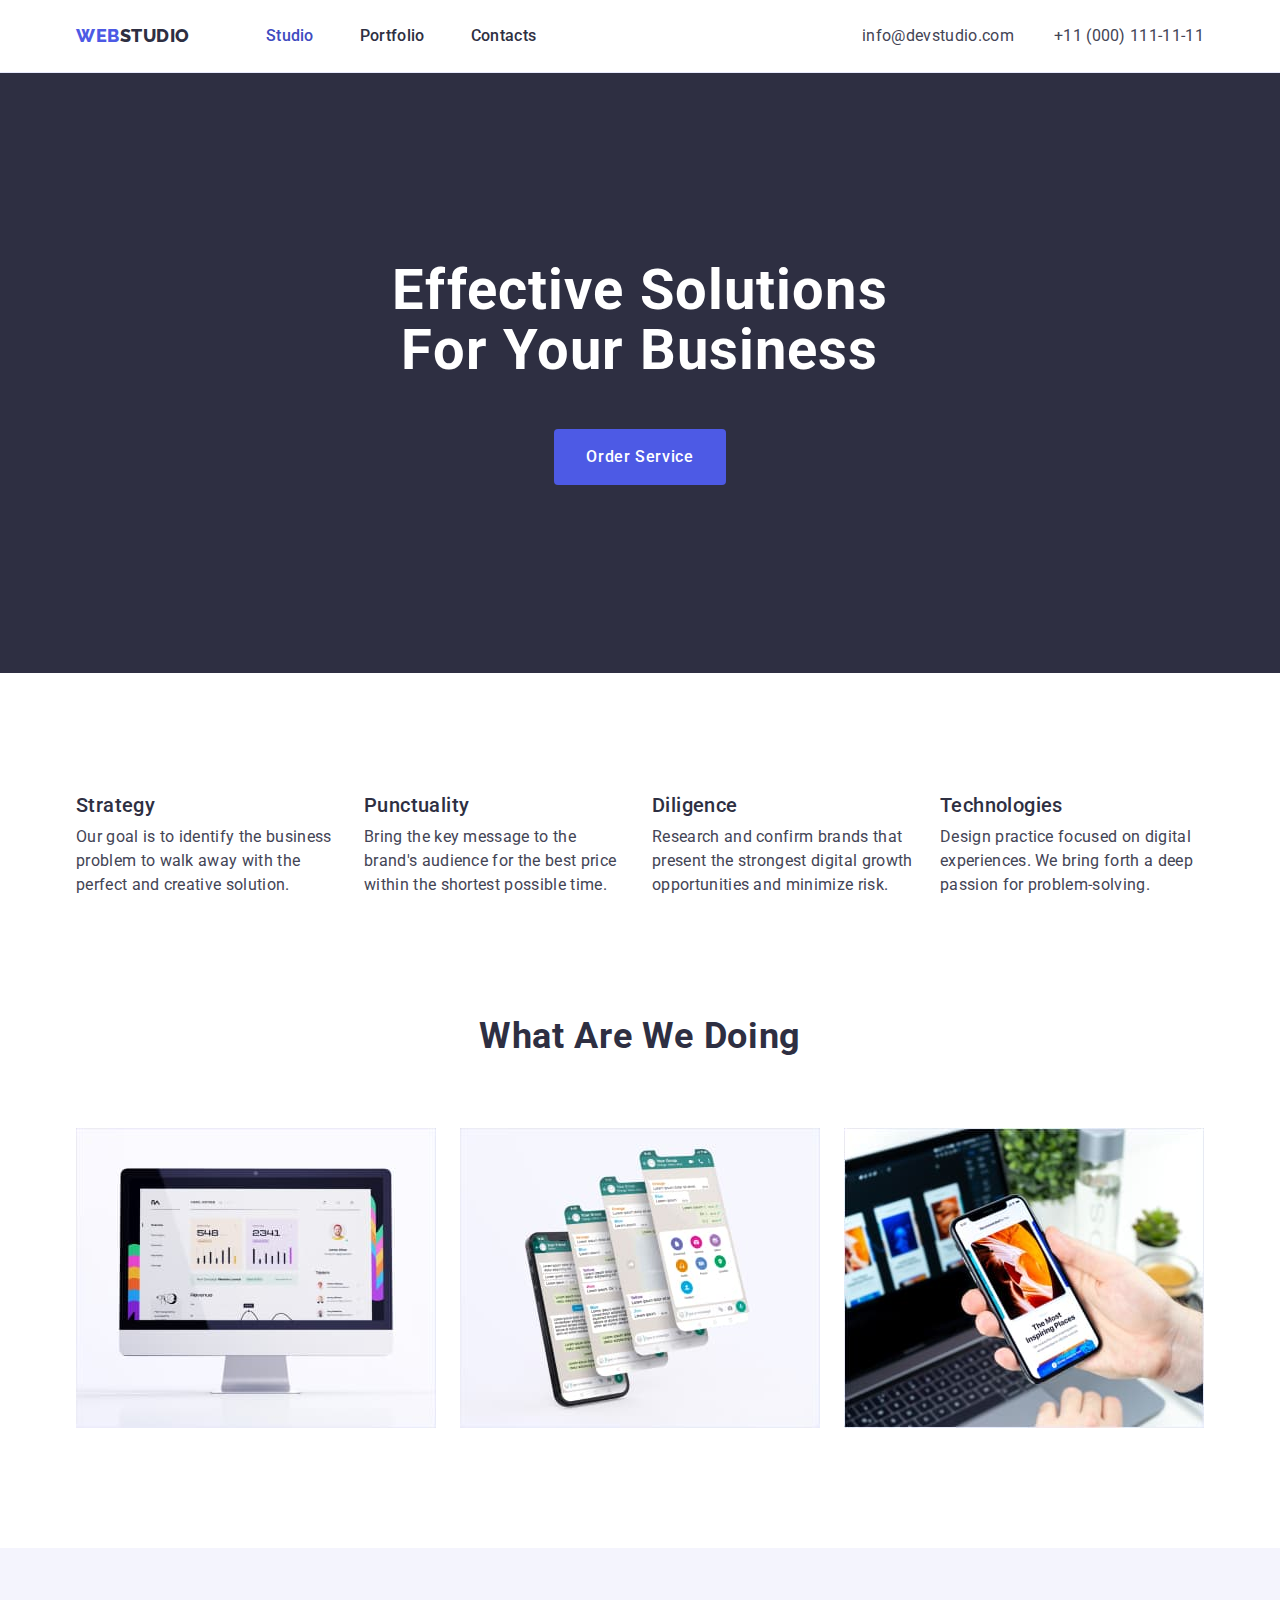
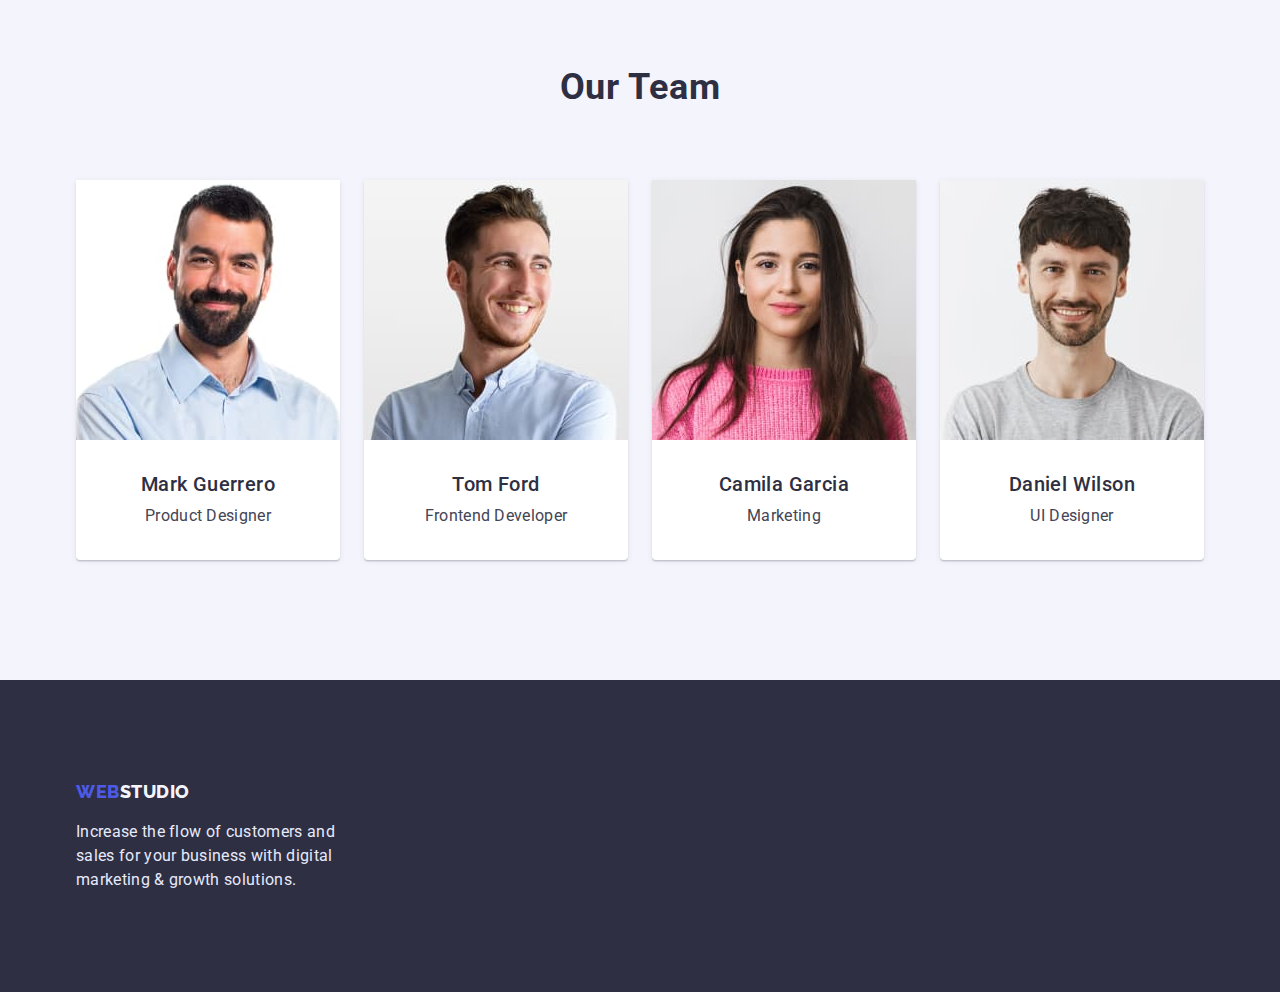
<file: index.html>
<!DOCTYPE html>
<html lang="en">
  <head>
    <meta charset="UTF-8" />
    <meta http-equiv="X-UA-Compatible" content="IE=edge" />
    <meta name="viewport" content="width=device-width, initial-scale=1.0" />
    <title>WebStudio</title>
    <link
      rel="stylesheet"
      href="https://cdn.jsdelivr.net/npm/modern-normalize@1.1.0/modern-normalize.min.css"
    />
    <link rel="preconnect" href="https://fonts.googleapis.com" />
    <link rel="preconnect" href="https://fonts.gstatic.com" crossorigin />
    <link
      href="https://fonts.googleapis.com/css2?family=Raleway:wght@800&family=Roboto:wght@400;500;700&display=swap"
      rel="stylesheet"
    />
    <link rel="stylesheet" href="./css/styles.css" />
  </head>
  <body>
    <!-- Header -->
    <header class="page-header">
      <div class="container page-header-container">
        <nav class="page-nav">
          <a class="logo link" href="./index.html"
            >Web<span class="logo-header">Studio</span></a
          >
          <ul class="menu list">
            <li class="menu-item">
              <a class="menu-link link current" href="./index.html">Studio</a>
            </li>
            <li class="menu-item">
              <a class="menu-link link" href="./portfolio.html">Portfolio</a>
            </li>
            <li class="menu-item">
              <a class="menu-link link" href="#">Contacts</a>
            </li>
          </ul>
        </nav>
        <address>
          <ul class="contact-nav list">
            <li class="contact-info">
              <a class="contact-link link" href="mailto:info@devstudio.com"
                >info@devstudio.com</a
              >
            </li>
            <li class="contact-info">
              <a class="contact-link link" href="tel:+11(000)111-11-11"
                >+11 (000) 111-11-11</a
              >
            </li>
          </ul>
        </address>
      </div>
    </header>

    <main>
      <!-- Hero -->
      <section class="hero section bg-dark">
        <div class="container">
          <h1 class="hero-title">Effective Solutions for Your Business</h1>
          <button class="btn" type="button">Order Service</button>
        </div>
      </section>
      <!-- Our features -->
      <section class="section features">
        <div class="container">
          <h2 hidden>Our features</h2>
          <ul class="features-list list">
            <li class="features-item">
              <h3 class="section-subtitle">Strategy</h3>
              <p class="section-description">
                Our goal is to identify the business problem to walk away with
                the perfect and creative solution.
              </p>
            </li>
            <li class="features-item">
              <h3 class="section-subtitle">Punctuality</h3>
              <p class="section-description">
                Bring the key message to the brand's audience for the best price
                within the shortest possible time.
              </p>
            </li>
            <li class="features-item">
              <h3 class="section-subtitle">Diligence</h3>
              <p class="section-description">
                Research and confirm brands that present the strongest digital
                growth opportunities and minimize risk.
              </p>
            </li>
            <li class="features-item">
              <h3 class="section-subtitle">Technologies</h3>
              <p class="section-description">
                Design practice focused on digital experiences. We bring forth a
                deep passion for problem-solving.
              </p>
            </li>
          </ul>
        </div>
      </section>
      <!-- What are we doing -->
      <section class="section">
        <div class="container">
          <h2 class="section-title">What are we doing</h2>
          <ul class="activities list">
            <li>
              <img
                src="./images/about/about-1.jpg"
                alt="Computer"
                width="360"
              />
            </li>
            <li>
              <img
                src="./images/about/about-2.jpg"
                alt="Phone Aplication"
                width="360"
              />
            </li>
            <li>
              <img src="./images/about/about-3.jpg" alt="Phone" width="360" />
            </li>
          </ul>
        </div>
      </section>
      <!-- Our team -->
      <section class="section bg-light">
        <div class="container">
          <h2 class="section-title">Our Team</h2>
          <ul class="team list">
            <li class="team-card">
              <img
                src="./images/team/team-1.jpg"
                alt="Product Designer"
                width="264"
              />
              <div class="team-card-content">
                <h3 class="section-subtitle">Mark Guerrero</h3>
                <p class="section-description">Product Designer</p>
              </div>
            </li>
            <li class="team-card">
              <img
                src="./images/team/team-2.jpg"
                alt="Frontend Developer"
                width="264"
              />
              <div class="team-card-content">
                <h3 class="section-subtitle">Tom Ford</h3>
                <p class="section-description">Frontend Developer</p>
              </div>
            </li>
            <li class="team-card">
              <img src="./images/team/team-3.jpg" alt="Marketing" width="264" />
              <div class="team-card-content">
                <h3 class="section-subtitle">Camila Garcia</h3>
                <p class="section-description">Marketing</p>
              </div>
            </li>
            <li class="team-card">
              <img
                src="./images/team/team-4.jpg"
                alt="UI Designer"
                width="264"
              />
              <div class="team-card-content">
                <h3 class="section-subtitle">Daniel Wilson</h3>
                <p class="section-description">UI Designer</p>
              </div>
            </li>
          </ul>
        </div>
      </section>
    </main>
    <!-- Footer -->
    <footer class="footer bg-dark">
      <div class="container">
        <a class="logo link" href="./index.html"
          >Web<span class="logo-footer">Studio</span></a
        >
        <p class="footer-description">
          Increase the flow of customers and sales for your business with
          digital marketing & growth solutions.
        </p>
      </div>
    </footer>
  </body>
</html>
</file>
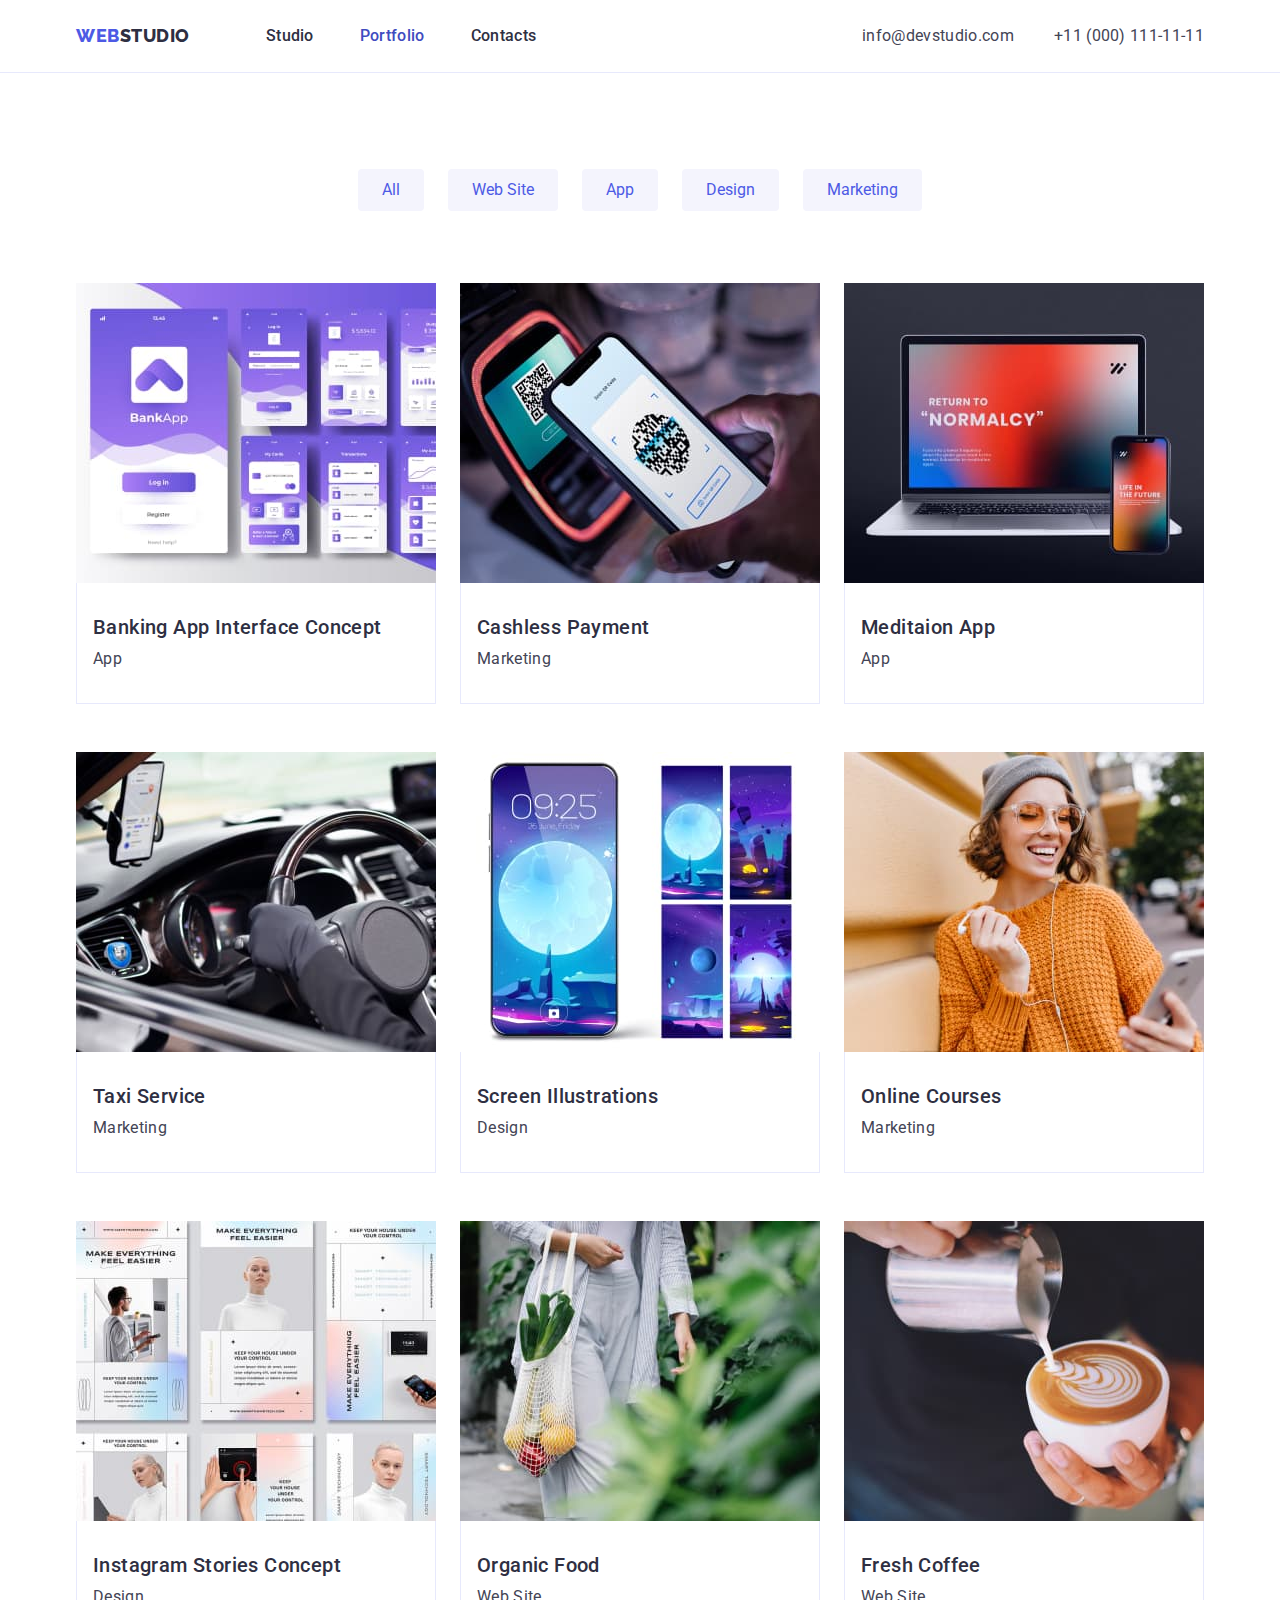
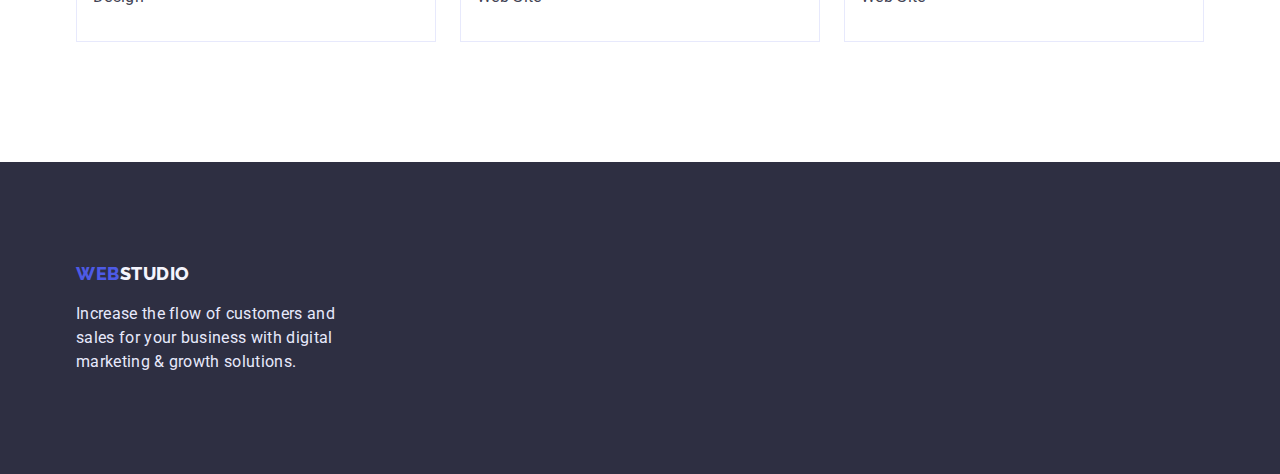
<file: portfolio.html>
<!DOCTYPE html>
<html lang="en">
  <head>
    <meta charset="UTF-8" />
    <meta http-equiv="X-UA-Compatible" content="IE=edge" />
    <meta name="viewport" content="width=device-width, initial-scale=1.0" />
    <title>Portfolio</title>
    <link rel="stylesheet" href="https://cdn.jsdelivr.net/npm/modern-normalize@1.1.0/modern-normalize.min.css">
    <link rel="preconnect" href="https://fonts.googleapis.com" />
    <link rel="preconnect" href="https://fonts.gstatic.com" crossorigin />
    <link
      href="https://fonts.googleapis.com/css2?family=Raleway:wght@800&family=Roboto:wght@400;500;700&display=swap"
      rel="stylesheet"
    />
    <link rel="stylesheet" href="./css/styles.css" />
  </head>
  <body>
    <!-- Header -->
    <header class="page-header">
      <div class="container page-header-container">
           <nav class="page-nav">
        <a class="logo link" href="./index.html"
          >Web<span class="logo-header">Studio</span></a
        >
        <ul class="menu list">
          <li class="menu-item">
            <a class="menu-link link" href="./index.html">Studio</a>
          </li>
          <li class="menu-item">
            <a class="menu-link link current" href="./portfolio.html"
              >Portfolio</a
            >
          </li>
          <li class="menu-item">
            <a class="menu-link link" href="#">Contacts</a>
          </li>
        </ul>
      </nav>
      <address>
        <ul class="contact-nav list">
          <li class="contact-info">
            <a class="contact-link link" href="mailto:info@devstudio.com"
              >info@devstudio.com</a
            >
          </li>
          <li class="contact-info">
            <a class="contact-link link" href="tel:+11(000)111-11-11"
              >+11 (000) 111-11-11</a
            >
          </li>
        </ul>
      </address>
      </div>
    </header>
    <!-- Main -->
    <main>
      <section class="portfolio section">
        <div class="container">
          <h1 hidden>Projects</h1>
        <ul class="filters-list list">
          <li><button class="btn-filter" type="button">All</button></li>
          <li><button class="btn-filter" type="button">Web Site</button></li>
          <li><button class="btn-filter" type="button">App</button></li>
          <li><button class="btn-filter" type="button">Design</button></li>
          <li><button class="btn-filter" type="button">Marketing</button></li>
        </ul>
        <ul class="projects-list list">
          <li class="project-card">
            <img
              src="./images/projects/project-1.jpg"
              alt="Banking App Interface Concept"
              width="360"
            />
            <div class="portfolio-card-content">
              <h2 class="section-subtitle">Banking App Interface Concept</h2>
            <p class="section-description">App</p>
            </div>
            
          </li>
          <li class="project-card">
            <img
              src="./images/projects/project-2.jpg"
              alt="Cashless Payment"
              width="360"
            />
            <div class="portfolio-card-content">
              <h3 class="section-subtitle">Cashless Payment</h3>
            <p class="section-description">Marketing</p>
            </div>
            
          </li>
          <li class="project-card">
            <img
              src="./images/projects/project-3.jpg"
              alt="Meditaion App"
              width="360"
            />
            <div class="portfolio-card-content">
              <h3 class="section-subtitle">Meditaion App</h3>
            <p class="section-description">App</p>
            </div>
            
          </li>
          <li class="project-card">
            <img
              src="./images/projects/project-4.jpg"
              alt="Taxi Service"
              width="360"
            />
            <div class="portfolio-card-content">
              <h3 class="section-subtitle">Taxi Service</h3>
            <p class="section-description">Marketing</p>
            </div>
            
          </li>
          <li class="project-card">
            <img
              src="./images/projects/project-5.jpg"
              alt="Screen Illustrations"
              width="360"
            />
            <div class="portfolio-card-content">
              <h3 class="section-subtitle">Screen Illustrations</h3>
            <p class="section-description">Design</p>
            </div>
            
          </li>
          <li class="project-card">
            <img
              src="./images/projects/project-6.jpg"
              alt="Online Courses"
              width="360"
            />
            <div class="portfolio-card-content">
               <h3 class="section-subtitle">Online Courses</h3>
            <p class="section-description">Marketing</p>
            </div>
           
          </li>
          <li class="project-card">
            <img
              src="./images/projects/project-7.jpg"
              alt="Instagram Stories Concept"
              width="360"
            />
            <div class="portfolio-card-content">
               <h3 class="section-subtitle">Instagram Stories Concept</h3>
            <p class="section-description">Design</p>
            </div>
           
          </li>
          <li class="project-card">
            <img
              src="./images/projects/project-8.jpg"
              alt="Organic Food"
              width="360"
            />
            <div class="portfolio-card-content">
              <h3 class="section-subtitle">Organic Food</h3>
            <p class="section-description">Web Site</p>
            </div>
            
          </li>
          <li class="project-card">
            <img
              src="./images/projects/project-9.jpg"
              alt="Fresh Coffee"
              width="360"
            />
            <div class="portfolio-card-content">
              <h3 class="section-subtitle">Fresh Coffee</h3>
            <p class="section-description">Web Site</p>
            </div>
            
          </li>
        </ul>
        </div>
      </section>
    </main>
    <!-- Footer -->
    <footer class="footer bg-dark">
    <div class="container">
        <a class="logo link" href="./index.html"
        >Web<span class="logo-footer">Studio</span></a
      >
      <p class="footer-description">
        Increase the flow of customers and sales for your business with digital
        marketing & growth solutions.
      </p>
    </div>
    </footer>
  </body>
</html>
</file>
<file: css/styles.css>
:root{
    --dark-color: #2E2F42;
    --text-color: #434455;
    --pressed-color: #404BBF;
    --primary-brand-color: #4D5AE5;
    --light-color: #F4F4FD;
    --accent-color: #E7E9FC;
    --white-color: #ffffff;
}

/* =============== Dropping styles ================ */

h1,h2,h3,h4,p {
    margin-top: 0;
    margin-bottom: 0;
}

ul,ol {
    margin-top: 0;
    margin-bottom: 0;
    padding-left: 0;
}

img {
    display: block;
}

body {
    font-family: 'Roboto', sans-serif;
    font-size: 16px;
    color: var(--white-color);
}

.list {
    list-style: none;
}

.link {
    text-decoration: none;
}

button {
    cursor: pointer;
}

/* =============== Dropping styles ================ */

/* =============== Componetns ===================== */

.bg-dark {
    background-color: var(--dark-color);
}

.bg-light {
    background-color: var(--light-color);
}

.bg-white {
    background-color: var(--white-color);
}

.section-title {
    font-size: 36px;
    line-height: 1.1;
    letter-spacing: 0.02em;
    text-transform: capitalize;
    margin-bottom: 72px;

    text-align: center;

    color: var(--dark-color);
}

.section-subtitle {
    font-weight: 500;
    font-size: 20px;
    line-height: 1.2;
    letter-spacing: 0.02em;

    margin-bottom: 8px;

    color: var(--dark-color);
}

.section-description {
    line-height: 1.5;
    letter-spacing: 0.02em;
    color: var(--text-color);
}

.btn {
    font-weight: 500;
    font-size: 16px;
    line-height: 1.5;
    padding: 16px 32px;
    border: none;
    border-radius: 4px;

    margin-top: 48px;

    letter-spacing: 0.04em;
    background: var(--primary-brand-color);
    color: var(--white-color);
}

.btn:hover,
.btn:focus {
    background: var(--pressed-color);
}

.btn-filter {
    border: none;
    border-radius: 4px;
    background: var(--light-color);
    color: var(--primary-brand-color);
    cursor: pointer;
    padding: 12px 24px;
}

.btn-filter:hover {
    background: var(--pressed-color);
    color: var(--white-color);
}

.container {
    width: 1158px;
    margin-left: auto;
    margin-right: auto;
    padding-left: 15px;
    padding-right: 15px;
}

.section {
    padding: 120px 0;
}

/* =============== Componetns ===================== */

/* ================== Logo ======================== */
.logo {
    font-family: 'Raleway', sans-serif;
        font-weight: 800;
        font-size: 18px;
        line-height: 1.33;
        letter-spacing: 0.03em;
        margin-right: 76px;
        text-transform: uppercase;
        color: var(--primary-brand-color);
}

.logo-header {
    color: var(--dark-color);
}

.logo-footer {
    color: var(--light-color);
}

/* Logo */

.menu-link {     
        font-weight: 500;
        line-height: 1.5;
        letter-spacing: 0.02em;
        color: var(--dark-color);
}

/* ================== Logo ======================== */

/* ================== Header ====================== */

.page-header {
    padding: 24px 0;
    border-bottom: 1px solid #E7E9FC;
}

.page-header-container {
    display: flex;
    align-items: center;
    justify-content: space-between;
}

.page-nav {
    display: flex;
    align-items: center;
}

.menu {
    display: flex;
    align-items: center;
}

.contact-nav {
    display: flex;
    align-items: center;
}

.menu-item:not(:last-child) {
    margin-right: 46px;
}

/* ================== Header ====================== */

/* ============== Navigation Menu ================= */

.menu-link:hover,
.menu-link:focus {
    color: var(--pressed-color);
}

.contact-link {
        font-style: normal;
        line-height: 1.5;
        letter-spacing: 0.02em;
        /* margin-right: 40px; */
        color: var(--text-color);
}

.contact-info:not(:last-child) {
    margin-right: 40px;
}

.contact-link:hover,
.contact-link:focus {
    color: var(--pressed-color);
}

.current {
    color: var(--pressed-color)
}

/* ============== Navigation Menu ================= */

/* =================== Hero ======================= */

.hero.bg-dark {
    padding-top: 188px;
    padding-bottom: 188px;
    text-align: center;
}

.hero-title {
        max-width: 498px;
        font-size: 56px;
        line-height: 1.07;
        text-align: center;
        letter-spacing: 0.02em;
        text-transform: capitalize;

        margin: 0 auto;

        color: var(--white-color);
}

/* =================== Hero ======================= */

/* ================== Our features ================ */

.features {
    padding-bottom: 0;
}

.features-list {
    display: flex;
    gap: 24px;
}

.features-list .features-item {
    width: 264px;
}

/* ================== Our features ================ */

/* ================== Activities ================== */

.activities {
    display: flex;
    flex-wrap: wrap;
    gap: 24px;
}

/* ================== Activities ================== */

/* ================= Our team ===================== */

.team {
    display: flex;
    flex-wrap: wrap;
    gap: 24px;
}

.team-card {
    flex-basis: calc((100% - 72px) / 4);

    background-color: var(--white-color);
    box-shadow: 0px 1px 6px rgba(46, 47, 66, 0.08), 0px 1px 1px rgba(46, 47, 66, 0.16), 0px 2px 1px rgba(46, 47, 66, 0.08);
    border-radius: 0px 0px 4px 4px;
}

.team-card-content {
    padding: 32px 0;
    text-align: center;
}

/* ================= Our team ===================== */

/* =================== Footer ===================== */

.footer {
    padding: 100px 0;
}

.footer-description {
    width: 264px;
    line-height: 1.5;
    letter-spacing: 0.02em;

    margin-top: 16px;

    color: var(--accent-color);
}

.footer .logo {
    margin-right: 0;
}

/* =================== Footer ===================== */

/* ================= Portfolio ==================== */

.portfolio {
    padding-top: 96px;
}

.filters-list {
    display: flex;
    gap: 24px;
    margin-bottom: 72px;
    justify-content: center;
}

.projects-list {
    display: flex;
    flex-wrap: wrap;
    column-gap: 24px;
    row-gap: 48px;
}

.project-card {
    flex-basis: calc((100% - 48px) / 3);
}

.portfolio-card-content {
    padding: 32px 16px 32px;
    border: 1px solid var(--accent-color);
    border-top: none;
}

/* ================= Portfolio ==================== */
</file>
